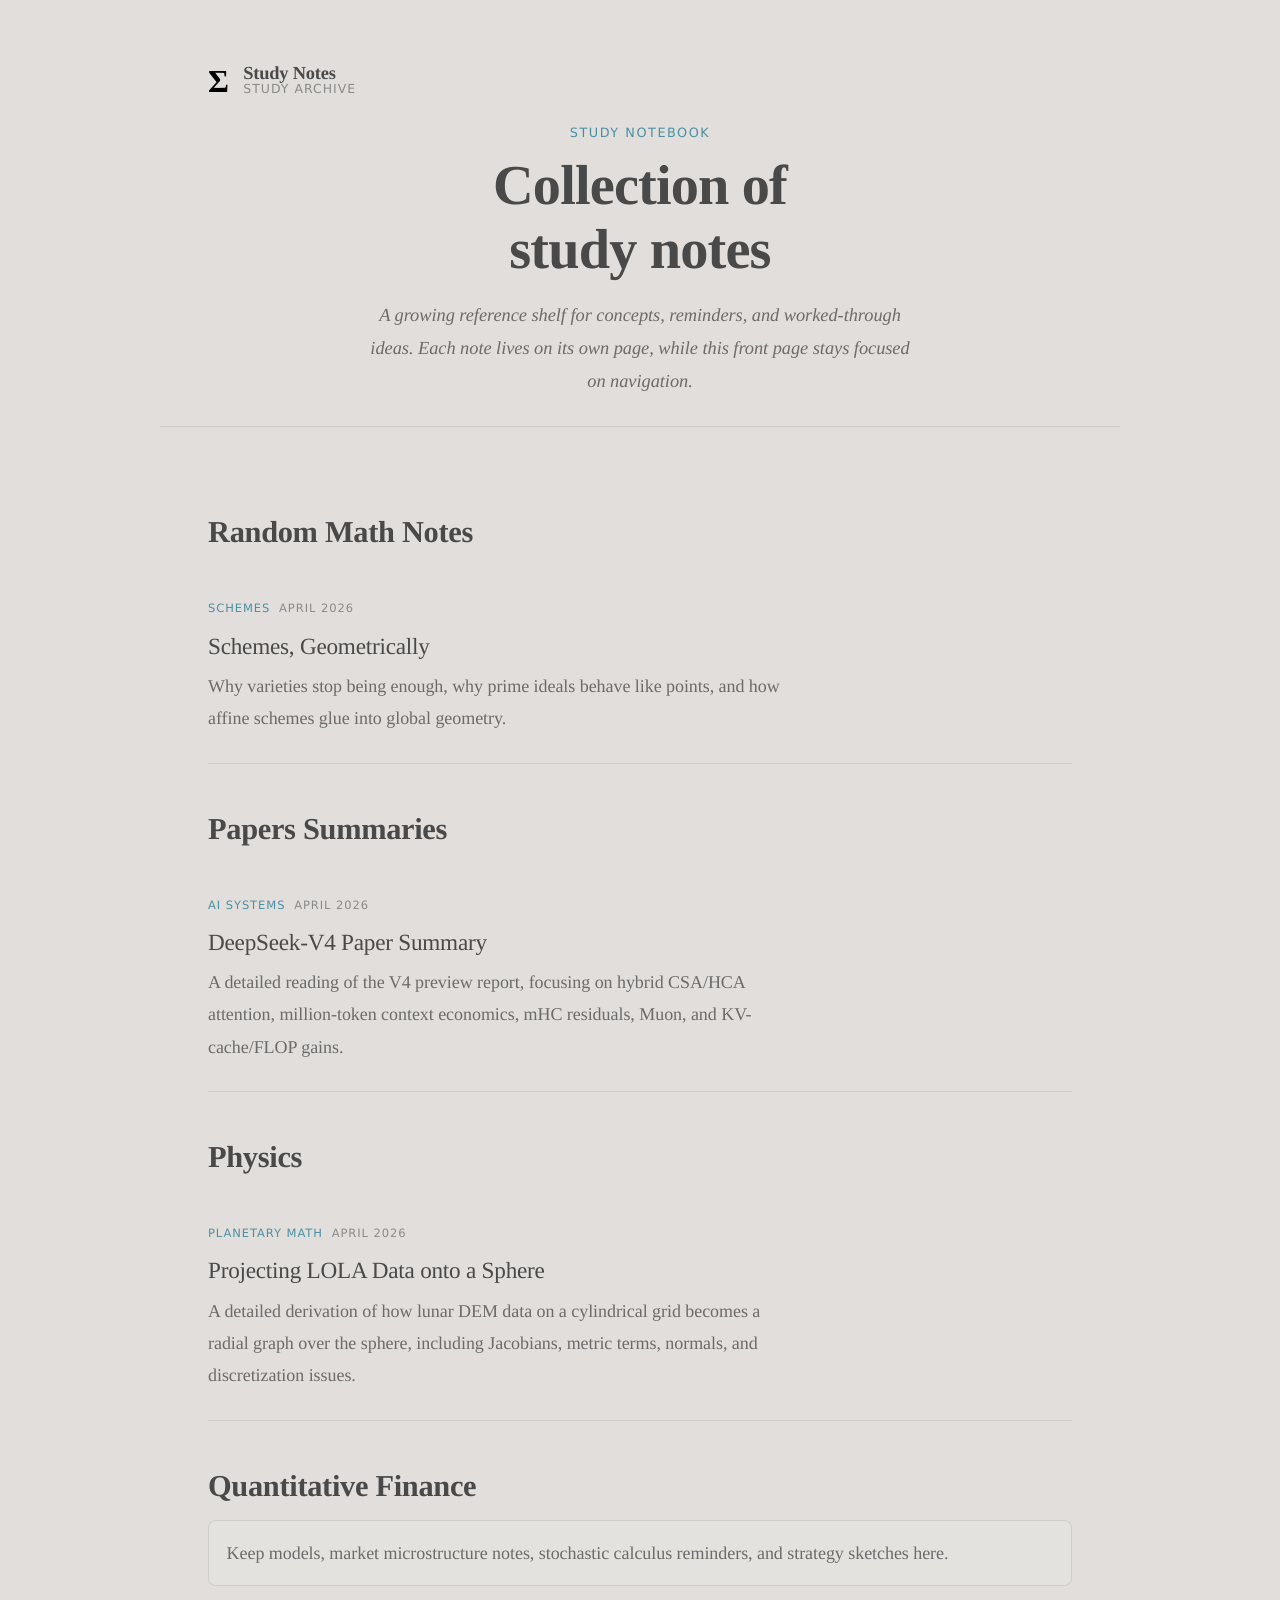
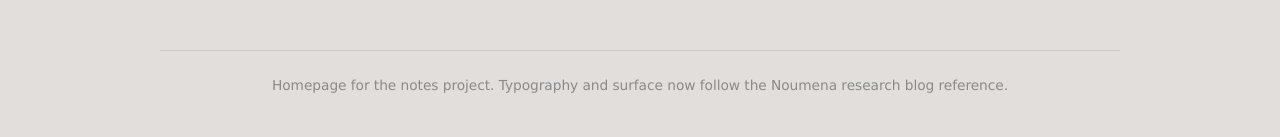
<file: index.html>
<!DOCTYPE html>
<html lang="en">
<head>
  <meta charset="UTF-8" />
  <meta name="viewport" content="width=device-width, initial-scale=1.0" />
  <title>Collection of study notes</title>
  <meta
    name="description"
    content="A personal study notebook with linked notes across topics."
  />
  <link rel="stylesheet" href="styles.css" />
</head>
<body>
  <article class="page">
    <header>
      <div class="site-nav">
        <a class="brand" href="index.html" aria-label="Study Notes home">
          <span class="brand-mark" aria-hidden="true">&Sigma;</span>
          <span class="brand-copy">
            <span class="brand-name">Study Notes</span>
            <span class="brand-tagline">Study archive</span>
          </span>
        </a>
      </div>
      <p class="eyebrow">Study Notebook</p>
      <h1>Collection of study notes</h1>
      <p class="deck">
        A growing reference shelf for concepts, reminders, and worked-through ideas.
        Each note lives on its own page, while this front page stays focused on navigation.
      </p>
    </header>

    <main class="index-main">
      <section aria-labelledby="random-math-notes">
        <h2 id="random-math-notes">Random Math Notes</h2>
        <div class="notes-list">
          <a class="note-card" href="notes/schemes-geometrically.html">
            <div class="meta">
              <span class="tag">Schemes</span>
              <span class="stamp">April 2026</span>
            </div>
            <h2>Schemes, Geometrically</h2>
            <p>
              Why varieties stop being enough, why prime ideals behave like points,
              and how affine schemes glue into global geometry.
            </p>
          </a>
        </div>
      </section>

      <section aria-labelledby="papers-summaries">
        <h2 id="papers-summaries">Papers Summaries</h2>
        <div class="notes-list">
          <a class="note-card" href="notes/deepseek-v4-paper.html">
            <div class="meta">
              <span class="tag">AI Systems</span>
              <span class="stamp">April 2026</span>
            </div>
            <h2>DeepSeek-V4 Paper Summary</h2>
            <p>
              A detailed reading of the V4 preview report, focusing on hybrid CSA/HCA attention,
              million-token context economics, mHC residuals, Muon, and KV-cache/FLOP gains.
            </p>
          </a>
        </div>
      </section>

      <section aria-labelledby="physics">
        <h2 id="physics">Physics</h2>
        <div class="notes-list">
          <a class="note-card" href="notes/lola-sphere-projection.html">
            <div class="meta">
              <span class="tag">Planetary Math</span>
              <span class="stamp">April 2026</span>
            </div>
            <h2>Projecting LOLA Data onto a Sphere</h2>
            <p>
              A detailed derivation of how lunar DEM data on a cylindrical grid becomes a radial graph over the sphere,
              including Jacobians, metric terms, normals, and discretization issues.
            </p>
          </a>
        </div>
      </section>

      <section aria-labelledby="quantitative-finance">
        <h2 id="quantitative-finance">Quantitative Finance</h2>
        <div class="empty-state">
          Keep models, market microstructure notes, stochastic calculus reminders, and strategy sketches here.
        </div>
      </section>
    </main>

    <footer>
      Homepage for the notes project. Typography and surface now follow the Noumena research blog reference.
    </footer>
  </article>
</body>
</html>
</file>
<file: styles.css>
@font-face {
  font-family: "Iowan Old Style BT";
  font-style: normal;
  font-weight: 400;
  font-display: swap;
  src: url("https://noumena.com/fonts/iowan-old-style/iowan-old-style_regular.woff2") format("woff2");
}

@font-face {
  font-family: "Iowan Old Style BT";
  font-style: italic;
  font-weight: 400;
  font-display: swap;
  src: url("https://noumena.com/fonts/iowan-old-style/iowan-old-style_italic.woff2") format("woff2");
}

@font-face {
  font-family: "Iowan Old Style BT";
  font-style: normal;
  font-weight: 600;
  font-display: swap;
  src: url("https://noumena.com/fonts/iowan-old-style/iowan-old-style_bold.woff2") format("woff2");
}

@font-face {
  font-family: "GT America";
  font-style: normal;
  font-weight: 400;
  font-display: swap;
  src: url("https://noumena.com/fonts/gt-america/GT-America-Standard-Regular.woff2") format("woff2");
}

@font-face {
  font-family: "GT America";
  font-style: normal;
  font-weight: 500;
  font-display: swap;
  src: url("https://noumena.com/fonts/gt-america/GT-America-Standard-Medium.woff2") format("woff2");
}

@font-face {
  font-family: "GT America";
  font-style: normal;
  font-weight: 700;
  font-display: swap;
  src: url("https://noumena.com/fonts/gt-america/GT-America-Standard-Bold.woff2") format("woff2");
}

@font-face {
  font-family: "JetBrains Mono";
  font-style: normal;
  font-weight: 400;
  font-display: swap;
  src: url("https://noumena.com/fonts/jetbrains-mono/JetBrainsMono-Regular.woff2") format("woff2");
}

@font-face {
  font-family: "JetBrains Mono";
  font-style: normal;
  font-weight: 500;
  font-display: swap;
  src: url("https://noumena.com/fonts/jetbrains-mono/JetBrainsMono-Medium.woff2") format("woff2");
}

:root {
  --bg: #e1dedb;
  --bg-soft: #d8d5d2;
  --bg-code: rgba(230, 212, 195, 0.41);
  --fg: #494949;
  --fg-strong: #494949;
  --fg-soft: #6b6b6b;
  --fg-muted: #8a8a8a;
  --accent: #ff9101;
  --accent-soft: #4a90a4;
  --border: rgba(124, 124, 124, 0.2);
  --font-sans: "GT America", ui-sans-serif, system-ui, -apple-system, "Segoe UI", Roboto, "Helvetica Neue", Arial, sans-serif;
  --font-serif: "Iowan Old Style BT", ui-serif, Georgia, "Times New Roman", Times, serif;
  --font-mono: "JetBrains Mono", ui-monospace, "SFMono-Regular", Menlo, Consolas, monospace;
}

* {
  box-sizing: border-box;
}

body {
  margin: 0;
  background: var(--bg);
  color: var(--fg);
  font: 18px/1.8 var(--font-serif);
  -webkit-font-smoothing: antialiased;
  -moz-osx-font-smoothing: grayscale;
  text-rendering: geometricPrecision;
  letter-spacing: -0.003em;
}

a {
  color: inherit;
}

code,
pre {
  font-family: var(--font-mono);
  font-size: 0.95em;
}

code {
  background: var(--bg-code);
  padding: 0.15rem 0.35rem;
  border-radius: 3px;
}

pre {
  margin: 1.5rem 0;
  padding: 1rem 1.1rem;
  overflow: auto;
  background: var(--bg-code);
  border: 1px solid transparent;
  border-radius: 6px;
  line-height: 1.55;
  color: var(--fg);
}

.page {
  width: min(960px, calc(100vw - 2rem));
  margin: 0 auto;
  background: transparent;
  border: 0;
  border-radius: 0;
  box-shadow: none;
  overflow: hidden;
}

header {
  padding: 4rem 3rem 1.75rem;
  background: transparent;
  border-bottom: 1px solid var(--border);
  text-align: center;
}

.site-nav {
  margin-bottom: 1.8rem;
  display: flex;
  justify-content: space-between;
  align-items: center;
  gap: 1rem;
}

.brand {
  display: inline-flex;
  align-items: center;
  gap: 0.9rem;
  color: var(--fg-strong);
  text-decoration: none;
}

.brand-mark {
  width: auto;
  height: auto;
  display: inline-flex;
  align-items: center;
  justify-content: center;
  color: #000;
  font: 600 2rem/1 var(--font-serif);
}

.brand-copy {
  display: flex;
  flex-direction: column;
  align-items: flex-start;
}

.brand-name {
  font: 600 1.15rem/1 var(--font-serif);
  letter-spacing: -0.01em;
}

.brand-tagline {
  color: var(--fg-muted);
  font: 400 0.78rem/1.2 var(--font-sans);
  letter-spacing: 0.08em;
  text-transform: uppercase;
}

.home-link {
  display: inline-flex;
  align-items: center;
  gap: 0.45rem;
  padding: 0.45rem 0.8rem;
  border: 1px solid var(--border);
  border-radius: 999px;
  color: var(--fg-soft);
  text-decoration: none;
  font: 500 0.8rem/1.2 var(--font-sans);
  letter-spacing: 0.06em;
  text-transform: uppercase;
  background: rgba(255, 255, 255, 0.15);
}

.home-link:hover {
  color: var(--accent-soft);
  border-color: rgba(74, 144, 164, 0.35);
}

.eyebrow {
  margin: 0 0 0.75rem;
  color: var(--accent-soft);
  font: 500 0.8rem/1.2 var(--font-sans);
  letter-spacing: 0.12em;
  text-transform: uppercase;
}

h1,
h2,
h3 {
  line-height: 1.15;
  margin: 0 0 1rem;
  font-weight: 600;
  color: var(--fg-strong);
}

h1 {
  font-size: clamp(2.5rem, 4.4vw, 4rem);
  max-width: 12ch;
  margin-left: auto;
  margin-right: auto;
  letter-spacing: -0.015em;
}

h2 {
  font-size: 1.9rem;
  margin-top: 3rem;
  color: var(--fg-strong);
  letter-spacing: -0.01em;
}

h3 {
  font-size: 1.25rem;
  color: var(--fg);
  margin-top: 2rem;
}

.deck {
  max-width: 34rem;
  font-size: 1.15rem;
  color: var(--fg-soft);
  margin: 0 auto;
  font-style: italic;
}

main {
  padding: 2rem 3rem 4rem;
}

.post-main {
  margin-left: auto;
  margin-right: auto;
  max-width: 56rem;
}

p {
  margin: 1rem 0;
}

.post-main p,
.post-main ul,
.post-main blockquote,
.post-main .equation,
.post-main .figure,
.post-main .note,
.post-main details,
.post-main pre {
  margin-left: auto;
  margin-right: auto;
}

.post-main h2,
.post-main h3 {
  max-width: 56rem;
}

.index-main {
  padding-top: 2.5rem;
}

.notes-list {
  display: grid;
  gap: 0;
}

.note-card {
  display: block;
  padding: 1.75rem 0;
  text-decoration: none;
  color: inherit;
  background: transparent;
  border-bottom: 1px solid rgba(124, 124, 124, 0.15);
  transition: color 160ms ease;
}

.note-card:hover {
  color: var(--accent-soft);
}

.note-card h2 {
  margin: 0;
  color: var(--fg-strong);
  font-weight: 400;
  font-size: 1.45rem;
}

.note-card p {
  margin: 0.6rem 0 0;
  color: var(--fg-soft);
  max-width: 36rem;
}

.meta {
  display: flex;
  flex-wrap: wrap;
  gap: 0.55rem;
  margin-bottom: 0.65rem;
}

.tag,
.stamp {
  display: inline-flex;
  align-items: center;
  min-height: 1.8rem;
  padding: 0;
  border-radius: 999px;
  font: 500 0.72rem/1.1 var(--font-sans);
  letter-spacing: 0.08em;
  text-transform: uppercase;
}

.tag {
  color: var(--accent-soft);
  background: transparent;
}

.stamp {
  color: var(--fg-muted);
  background: transparent;
}

.empty-state {
  margin-top: 1rem;
  padding: 1rem 1.1rem;
  background: rgba(255, 255, 255, 0.12);
  border: 1px solid var(--border);
  border-radius: 8px;
  color: var(--fg-soft);
}

.equation {
  margin: 1.4rem 0;
  padding: 0.95rem 1.1rem;
  background: transparent;
  border: 1px solid var(--border);
  border-radius: 6px;
  overflow-x: auto;
  text-align: center;
}

.equation math {
  font-family: "STIX Two Math", "Cambria Math", "Latin Modern Math", serif;
  font-size: 1.14rem;
}

.inline-math math {
  font-family: "STIX Two Math", "Cambria Math", "Latin Modern Math", serif;
  font-size: 1em;
  vertical-align: -0.08em;
}

.equation.compact math {
  font-size: 1.02rem;
}

math i {
  font-style: italic;
}

blockquote {
  margin: 1.6rem 0;
  padding: 1.1rem 1.35rem;
  border-left: 2px solid var(--accent);
  border-radius: 2px;
  background: var(--bg-code);
  color: var(--fg);
  font-style: italic;
}

.figure {
  margin: 2rem 0;
  padding: 1rem;
  background: rgba(255, 255, 255, 0.1);
  border: 1px solid rgba(124, 124, 124, 0.12);
  border-radius: 8px;
  overflow-x: auto;
  overflow-y: visible;
}

.figure svg {
  width: 100%;
  height: auto;
  display: block;
  overflow: visible;
}

.caption {
  margin-top: 0.9rem;
  color: var(--fg-muted);
  font: 400 0.82rem/1.5 var(--font-sans);
  text-align: center;
}

details {
  margin: 1rem 0 0;
}

summary {
  cursor: pointer;
  color: var(--fg);
  font-family: var(--font-sans);
  font-size: 0.98rem;
}

.note {
  margin: 1.5rem 0;
  padding: 1rem 1.1rem;
  background: rgba(255, 255, 255, 0.12);
  border: 1px solid var(--border);
  border-radius: 8px;
}

ul {
  padding-left: 1.4rem;
}

li + li {
  margin-top: 0.45rem;
}

.section-break {
  width: 5rem;
  height: 1px;
  background: linear-gradient(90deg, transparent, rgba(124, 124, 124, 0.55), transparent);
  margin: 2.8rem auto;
}

.post-main ul {
  padding-left: 1.3rem;
}

.spec-table {
  display: block;
  width: 100%;
  margin: 1.5rem auto;
  border-collapse: collapse;
  overflow-x: auto;
  font: 400 0.88rem/1.45 var(--font-sans);
  color: var(--fg);
  white-space: nowrap;
}

.spec-table th,
.spec-table td {
  padding: 0.75rem 0.65rem;
  border-bottom: 1px solid var(--border);
  text-align: left;
  vertical-align: top;
}

.spec-table th {
  color: var(--fg-strong);
  font-weight: 600;
}

.post-main .figure svg {
  border-radius: 4px;
}

.post-main .figure {
  width: min(72rem, calc(100vw - 3rem));
  max-width: none;
  margin-left: 50%;
  transform: translateX(-50%);
}

footer {
  padding: 1.5rem 3rem 2.5rem;
  color: var(--fg-muted);
  border-top: 1px solid var(--border);
  background: transparent;
  font: 400 0.86rem/1.6 var(--font-sans);
  text-align: center;
}

@media (max-width: 720px) {
  .page {
    width: min(100vw - 1rem, 100%);
    margin: 0 auto;
    border-radius: 0;
  }

  header,
  main,
  footer {
    padding-left: 1.2rem;
    padding-right: 1.2rem;
  }

  header {
    padding-top: 2.2rem;
  }

  .site-nav {
    flex-direction: column;
    align-items: flex-start;
  }

  header {
    text-align: left;
  }

  h1,
  .deck {
    margin-left: 0;
    margin-right: 0;
  }

  .post-main {
    max-width: none;
  }
}
</file>
